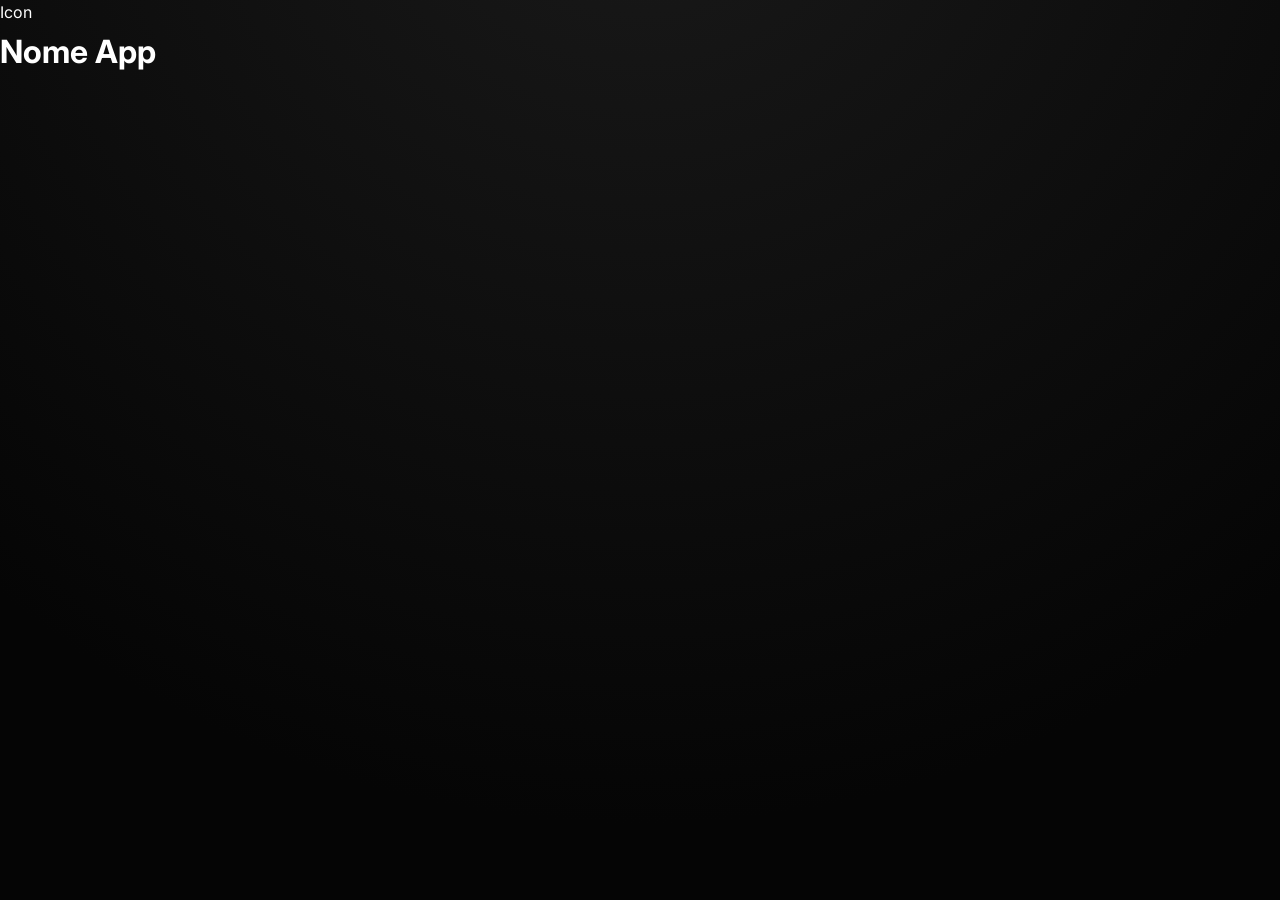
<file: Index.html>
<!DOCTYPE html>
<html lang="pt-br">
<head>
    <meta charset="UTF-8">
    <meta name="viewport" content="width=device-width, initial-scale=1.0">
    <title>Nome App</title>
    <link rel="stylesheet" href="style.css">
</head>
<body>

    <header>
        <div class="logo-container">
            <div class="app-icon">Icon</div>
            <h1 class="app-name">Nome App</h1>
        </div>
    </header>

    <main>
        </main>

</body>
</html>
</file>
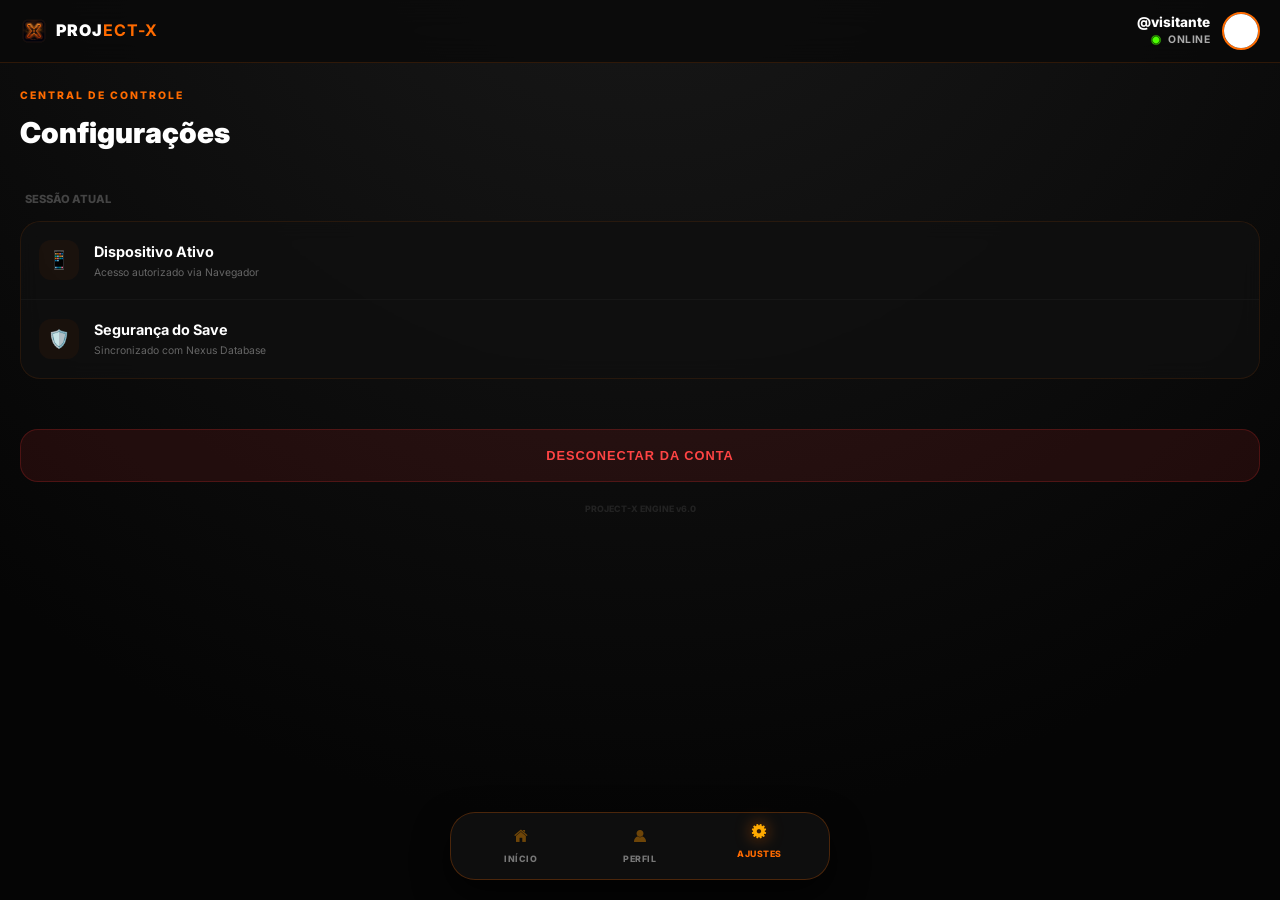
<file: configuracoes.html>
<!DOCTYPE html>
<html lang="pt-br">
<head>
    <meta charset="UTF-8">
    <meta name="viewport" content="width=device-width, initial-scale=1.0, maximum-scale=1.0, user-scalable=no">
    <title>Ajustes | Project-X</title>
    
    <link rel="stylesheet" href="style.css">
    
    <script src="save-system.js"></script>
    <script src="components.js"></script>
</head>
<body>

    <main id="config-root"></main>

    <script src="configuracoes.js"></script>
</body>
</html>
</file>
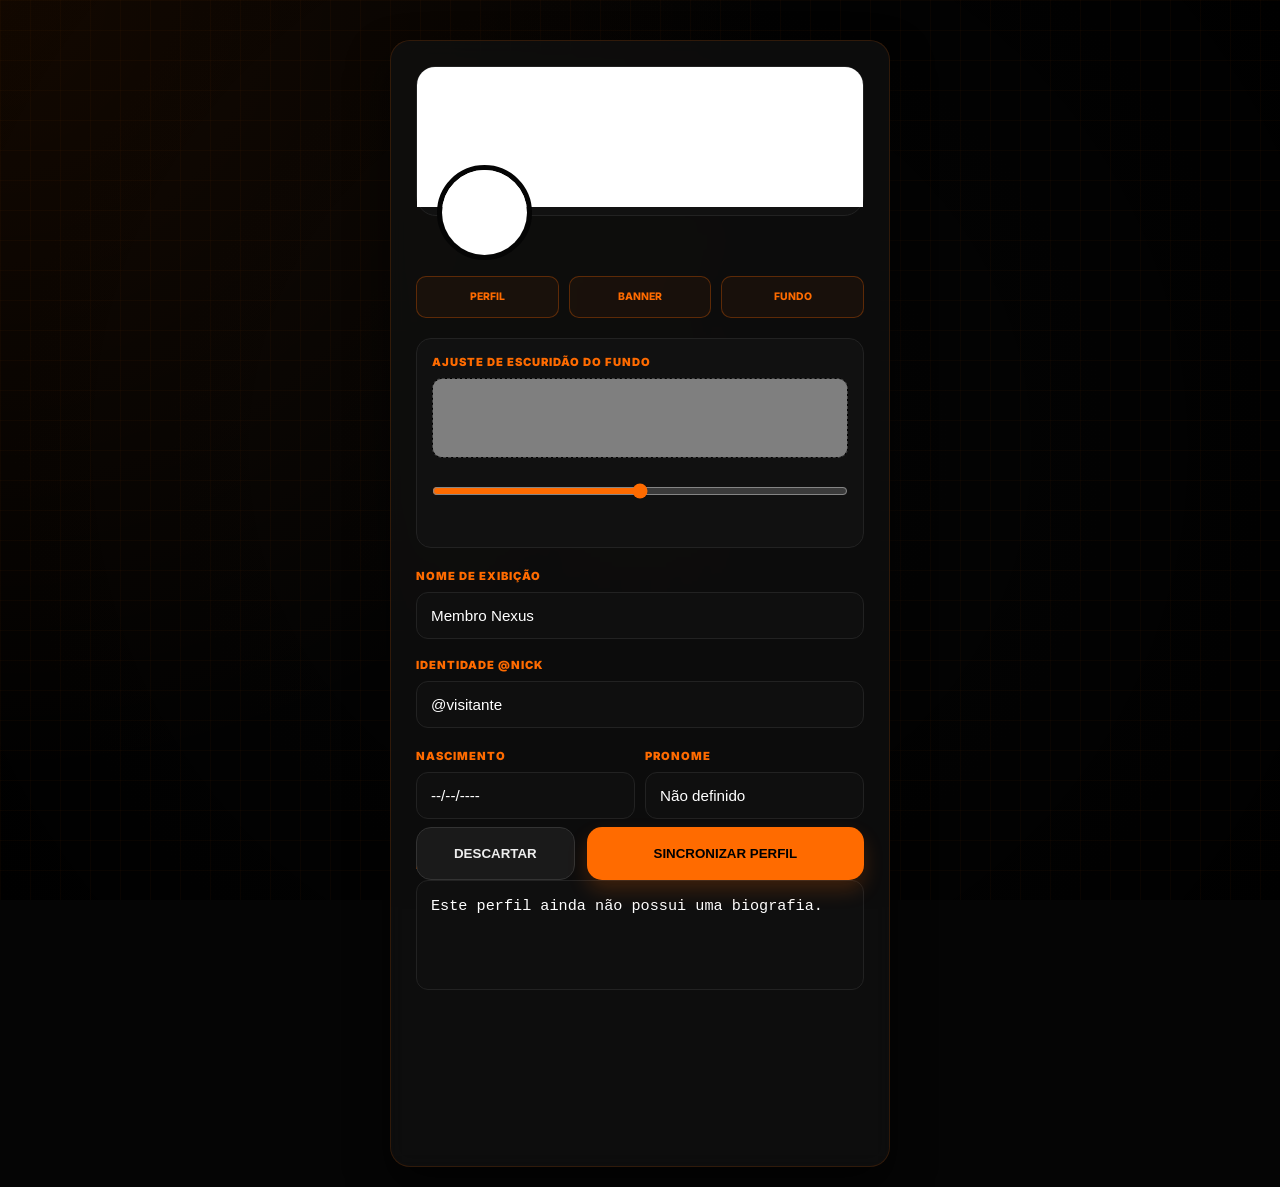
<file: EditarPerfil.html>
<!DOCTYPE html>
<html lang="pt-br">
<head>
    <meta charset="UTF-8">
    <meta name="viewport" content="width=device-width, initial-scale=1.0">
    <title>Nexus | Configurações</title>
    <link rel="icon" href="icon.png" type="image/png">
    
    <link rel="stylesheet" href="style.css">
  
</head>
<body class="page-edit">

    <main class="edit-screen">
        </main>

    <script src="save-system.js"></script>
    <script src="EditarPerfil.js"></script>
  
    </body>
</html>
</file>
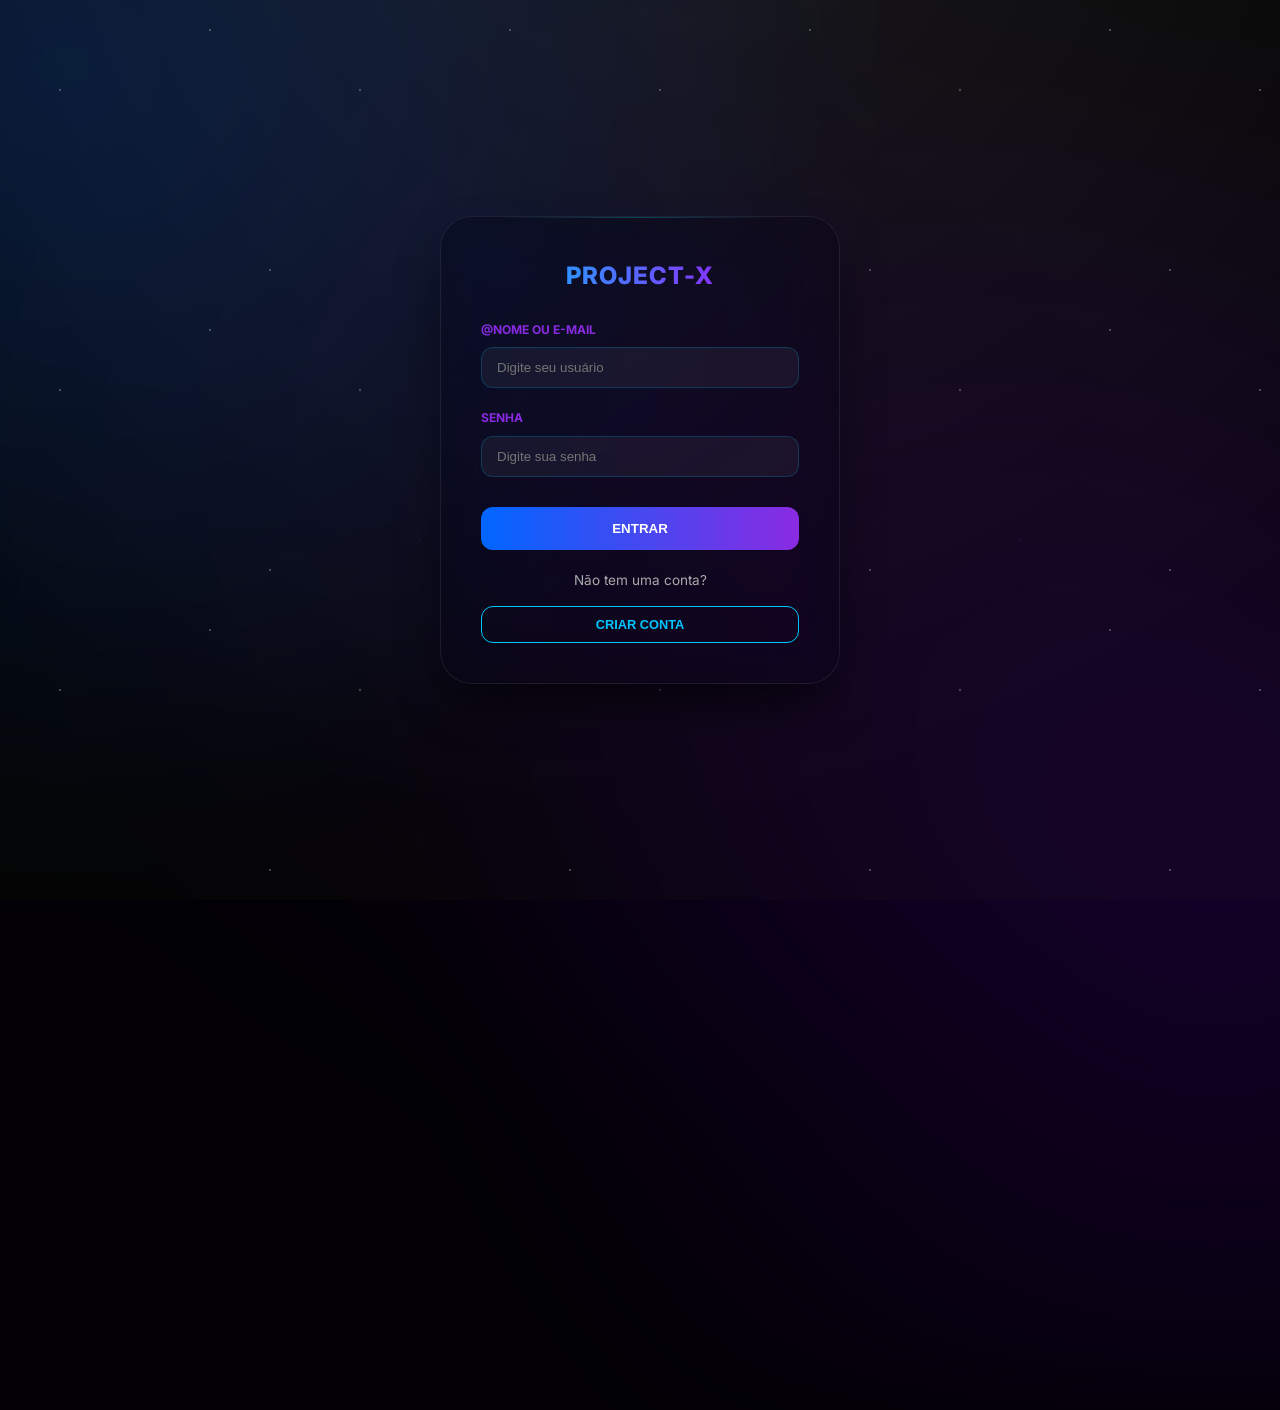
<file: login.html>
<!DOCTYPE html>
<html lang="pt-br">
<head>
    <meta charset="UTF-8">
    <meta name="viewport" content="width=device-width, initial-scale=1.0">
    <title>Nexus | Login</title>
    <link rel="icon" href="icon.png" type="image/png">
    
    <link rel="stylesheet" href="style.css">
   
</head>
<body class="page-login">

    <main class="login-screen">
        </main>

    <script src="save-system.js"></script>
<script src="login.js"></script>

</body>
</html>
</file>
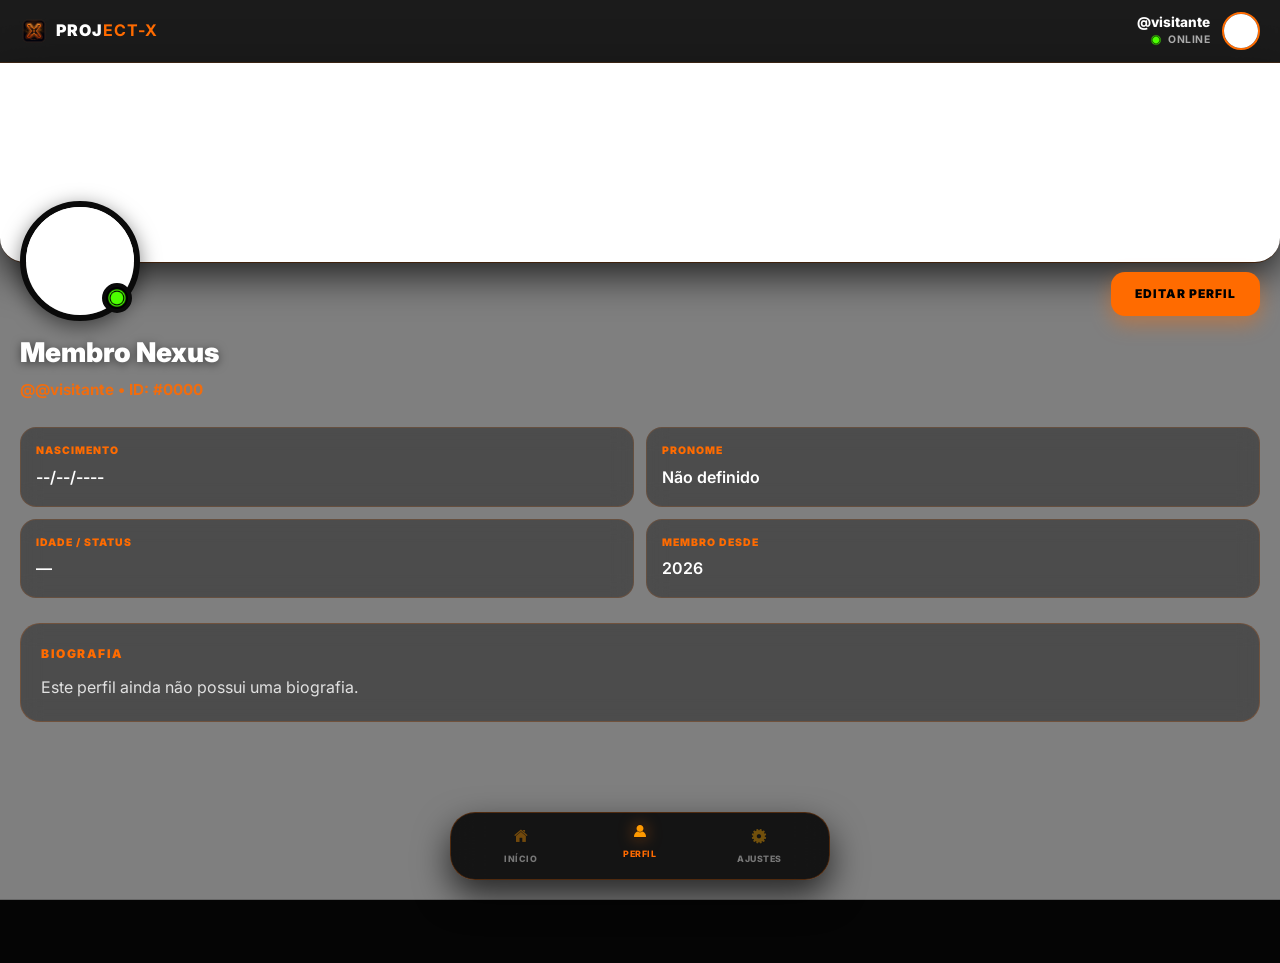
<file: perfil.html>
<!DOCTYPE html>
<html lang="pt-br">
<head>
    <meta charset="UTF-8">
    <meta name="viewport" content="width=device-width, initial-scale=1.0">
    <title>Nexus | Perfil</title>
    <link rel="icon" href="icon.png" type="image/png">
    
    <link rel="stylesheet" href="style.css">
    
</head>
<body class="page-profile">

    <main class="profile-view">
        </main>

    <script src="save-system.js"></script>
    <script src="perfil.js"></script>

    <script src="components.js"></script>

    <script src="stats-auto-system.js"></script>

</body>
</html>
</file>
<file: style.css>
/* ==========================================================================
      CONFIGURAÇÕES GERAIS E TEMA
========================================================================== */
@import url('https://fonts.googleapis.com/css2?family=Inter:wght@300;400;600;800&display=swap');

* {
    margin: 0;
    padding: 0;
    box-sizing: border-box;
    -webkit-tap-highlight-color: transparent;
}

body {
    font-family: 'Inter', sans-serif;
    background-color: #0d0d0d;
    background-image: radial-gradient(circle at top right, #2a1200 0%, #0d0d0d 100%);
    background-attachment: fixed;
    color: #e0e0e0;
    line-height: 1.6;
    overflow-x: hidden;
}

/* ==========================================================================
      PÁGINA DE LOGIN (SPACE ATMOSPHERE - HD)
========================================================================== */

/* Fundo Principal */
.page-login {
    display: flex;
    align-items: center;
    justify-content: center;
    height: 100vh;
    background-color: #020005; 
    overflow: hidden;
    position: relative;
}

/* Camada 1: Nebulosa Fluida (Azul e Roxo) */
.page-login::before {
    content: "";
    position: absolute;
    width: 150vmax;
    height: 150vmax;
    background: 
        radial-gradient(circle at 20% 30%, rgba(0, 100, 255, 0.2), transparent 40%),
        radial-gradient(circle at 80% 70%, rgba(130, 0, 255, 0.15), transparent 40%),
        radial-gradient(circle at 50% 50%, rgba(70, 0, 150, 0.1), transparent 50%);
    animation: spaceFloat 40s ease-in-out infinite alternate;
    z-index: 0;
    filter: blur(50px);
    will-change: transform;
}

/* Camada 2: Estrelas Cintilantes */
.page-login::after {
    content: "";
    position: absolute;
    inset: 0;
    background-image: 
        radial-gradient(1px 1px at 20% 30%, #fff 100%, transparent),
        radial-gradient(1.2px 1.2px at 70% 10%, #fff 80%, transparent),
        radial-gradient(1.5px 1.5px at 40% 80%, rgba(0, 200, 255, 0.6), transparent),
        radial-gradient(1px 1px at 90% 90%, #fff 100%, transparent);
    background-size: 300px 300px;
    opacity: 0.25;
    z-index: 1;
}

/* Container de Vidro (Onde o login.js injeta o painel) */
.login-screen {
    position: relative;
    z-index: 10;
    width: 90%;
    max-width: 400px;
    min-height: 450px; /* Garante espaço para o conteúdo dinâmico */
    padding: 40px;
    background: rgba(5, 5, 15, 0.4); 
    backdrop-filter: blur(25px) saturate(160%);
    -webkit-backdrop-filter: blur(25px) saturate(160%);
    border: 1px solid rgba(255, 255, 255, 0.08);
    border-radius: 32px;
    box-shadow: 
        0 25px 50px -12px rgba(0, 0, 0, 0.8),
        0 0 30px rgba(0, 100, 255, 0.05);
}

/* Brilho Superior no Card */
.login-screen::before {
    content: "";
    position: absolute;
    top: 0; left: 15%; right: 15%;
    height: 1px;
    background: linear-gradient(90deg, transparent, rgba(0, 198, 255, 0.3), transparent);
}

/* ==========================================================================
      ANIMAÇÕES DE SISTEMA
========================================================================== */
@keyframes spaceFloat {
    0% { transform: translate(-5%, -5%) rotate(0deg); }
    50% { transform: translate(2%, 5%) scale(1.05); }
    100% { transform: translate(-2%, -8%) rotate(5deg); }
}

/* ==========================================================================
      PÁGINA INICIAL (HOME)
========================================================================== */
.page-home {
    padding-top: 0px; /* Espaço para navbar futura */
}

/* ==========================================================================
      PÁGINA DE PERFIL (VIEW)
========================================================================== */
.page-profile {
    display: flex;
    flex-direction: column;
}

/* ==========================================================================
      PÁGINA DE EDIÇÃO (CREATIVE STUDIO - DARK)
========================================================================== */

.page-edit {
    min-height: 100vh;
    /* Fundo Carbono Profundo */
    background-color: #050505;
    /* Camadas de Grade e Luzes de Foco */
    background-image: 
        /* Grade Técnica sutil */
        linear-gradient(rgba(255, 107, 0, 0.03) 1px, transparent 1px),
        linear-gradient(90deg, rgba(255, 107, 0, 0.03) 1px, transparent 1px),
        /* Brilho de "Lâmpada de Estúdio" no topo esquerdo */
        radial-gradient(circle at 0% 0%, rgba(255, 107, 0, 0.07) 0%, transparent 50%),
        /* Vinheta preta nas bordas para focar no centro */
        radial-gradient(circle at center, transparent 0%, #000 100%);
    background-size: 30px 30px, 30px 30px, 100% 100%, 100% 100%;
    display: flex;
    flex-direction: column;
    align-items: center;
    padding: 20px;
    position: relative;
}

/* Linha de "Scanner" que passa pelo fundo (Opcional, dá um toque Sci-Fi) */
.page-edit::before {
    content: "";
    position: absolute;
    top: -100%;
    left: 0;
    width: 100%;
    height: 100px;
    background: linear-gradient(to bottom, transparent, rgba(255, 107, 0, 0.05), transparent);
    animation: scanline 8s linear infinite;
    pointer-events: none;
}

@keyframes scanline {
    0% { top: -100%; }
    100% { top: 100%; }
}

/* Container do Formulário de Edição */
.edit-screen {
    position: relative;
    z-index: 5;
    width: 100%;
    max-width: 500px;
    background: rgba(15, 15, 15, 0.8);
    border: 1px solid rgba(255, 107, 0, 0.15);
    border-radius: 20px;
    padding: 25px;
    backdrop-filter: blur(10px);
    box-shadow: 0 20px 40px rgba(0,0,0,0.6);
    margin-top: 20px;
}

/* Títulos de Seção dentro da Edição */
.edit-screen h3 {
    color: #ff6b00;
    font-size: 0.8rem;
    text-transform: uppercase;
    letter-spacing: 2px;
    margin-bottom: 20px;
    border-left: 3px solid #ff6b00;
    padding-left: 10px;
}

/* ==========================================================================
      UTILITÁRIOS E CORES (ORANGE SUNSET)
========================================================================== */
:root {
    --primary-orange: #ff6b00;
    --dark-carbon: #1a1a1a;
    --glass-effect: rgba(255, 107, 0, 0.1);
    --border-soft: rgba(255, 107, 0, 0.2);
}

.text-orange { color: var(--primary-orange); }
.bg-card { background: var(--dark-carbon); border-radius: 15px; }

/* ==========================================================================
      MODAIS E ALERTAS
========================================================================== */
.modal-base {
    position: fixed;
    inset: 0;
    background: rgba(0, 0, 0, 0.9);
    display: flex;
    align-items: center;
    justify-content: center;
    z-index: 9999;
}

/* ==========================================================================
      PROJECT-X | GLOBAL STYLE - BACKGROUND ENGINE
========================================================================== */

body {
    margin: 0;
    padding: 0;
    background-color: #050505;
    background-image: 
        radial-gradient(circle at 50% -20%, #1a1a1a 0%, #050505 80%);
    background-attachment: fixed;
    min-height: 100vh;
    font-family: 'Inter', sans-serif;
    color: #fff;
    overflow-x: hidden;
}
</file>
